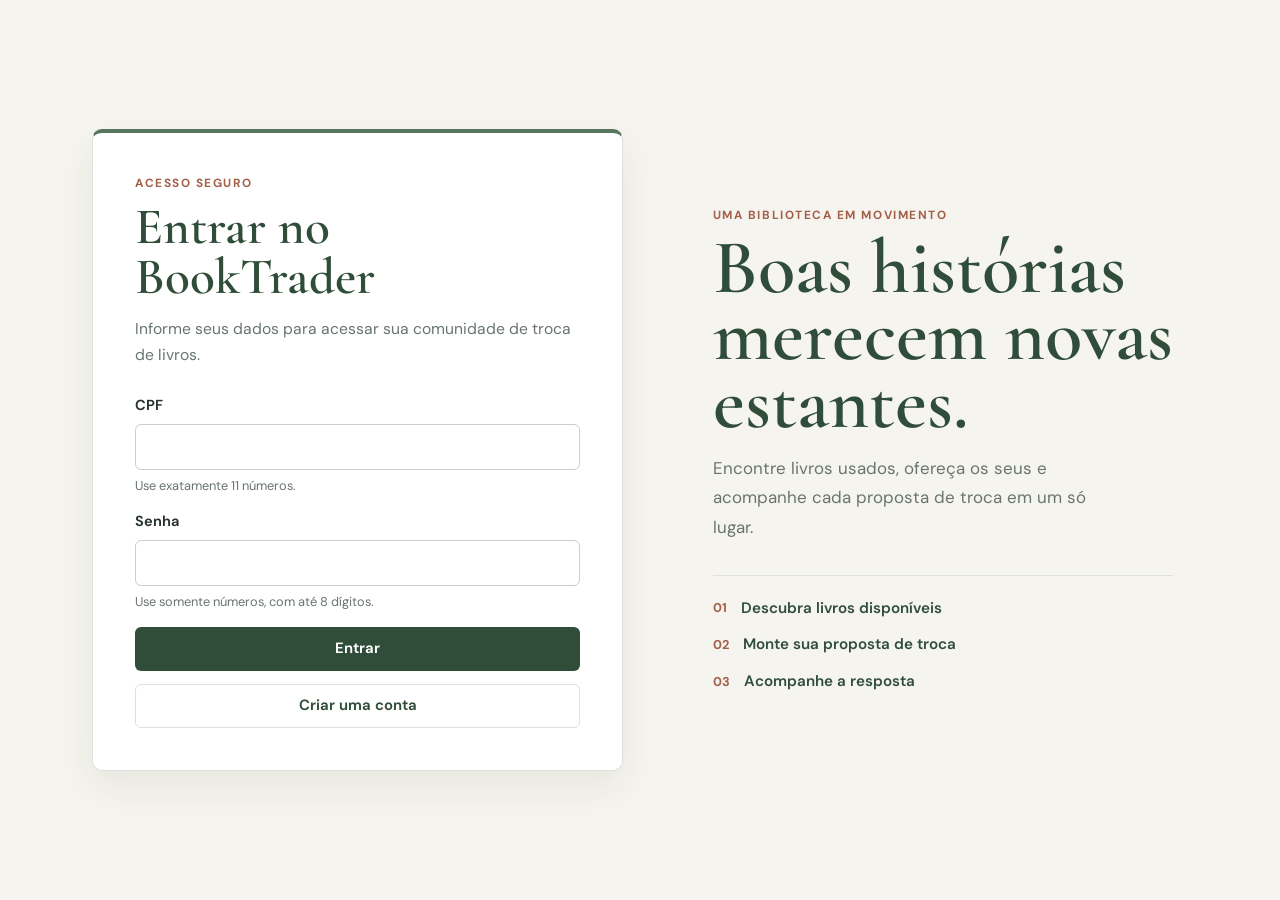
<file: FrontIA/index.html>
<!doctype html>
<html lang="pt-BR">
<head>
    <meta charset="utf-8">
    <meta name="viewport" content="width=device-width, initial-scale=1">
    <title>Entrar | BookTrader</title>
    <link rel="stylesheet" href="css/style.css">
</head>
<body>
<main class="page auth-layout">
    <section class="login-panel" aria-labelledby="login-heading">
        <header class="page-header">
            <p class="eyebrow">Acesso seguro</p>
            <h1 id="login-heading">Entrar no BookTrader</h1>
            <p class="intro" id="page-intro">Informe seus dados para acessar sua comunidade de troca de livros.</p>
        </header>

        <form id="loginForm" novalidate>
            <div class="form-field">
                <label for="cpf">CPF</label>
                <input id="cpf" name="cpf" type="text" inputmode="numeric" autocomplete="username"
                       minlength="11" maxlength="11" pattern="[0-9]{11}" aria-describedby="cpfAjuda" required>
                <small class="field-help" id="cpfAjuda">Use exatamente 11 números.</small>
            </div>

            <div class="form-field">
                <label for="senha">Senha</label>
                <input id="senha" name="senha" type="password" inputmode="numeric" autocomplete="current-password"
                       minlength="1" maxlength="8" pattern="[0-9]{1,8}" aria-describedby="senhaAjuda" required>
                <small class="field-help" id="senhaAjuda">Use somente números, com até 8 dígitos.</small>
            </div>
            <button id="submit-button" type="submit">Entrar</button>
            <p id="feedback" class="message" role="status" aria-live="polite"></p>
        </form>

        <button id="mostrarCadastro" class="button-secondary" type="button">Criar uma conta</button>

        <form id="cadastroForm" novalidate hidden>
            <div class="form-field">
                <label for="novoNome">Nome:</label>
                <input id="novoNome" name="nome" type="text" autocomplete="name" required>
            </div>

            <div class="form-field">
                <label for="novoCpf">CPF:</label>
                <input id="novoCpf" name="cpf" type="text" inputmode="numeric" autocomplete="username"
                       minlength="11" maxlength="11" pattern="[0-9]{11}" aria-describedby="novoCpfAjuda" required>
                <small class="field-help" id="novoCpfAjuda">Use exatamente 11 números.</small>
            </div>

            <div class="form-field">
                <label for="novaDataNascimento">Data de nascimento:</label>
                <input id="novaDataNascimento" name="dataNascimento" type="date" required>
            </div>

            <div class="form-field">
                <label for="novaSenha">Senha:</label>
                <input id="novaSenha" name="senha" type="password" inputmode="numeric" autocomplete="new-password"
                       minlength="1" maxlength="8" pattern="[0-9]{1,8}" aria-describedby="novaSenhaAjuda" required>
                <small class="field-help" id="novaSenhaAjuda">Use somente números, com até 8 dígitos.</small>
            </div>

            <button type="submit">Cadastrar</button>
            <button id="voltarLogin" type="button">Voltar para entrar</button>
        </form>
    </section>

    <aside class="auth-story" aria-label="Sobre o BookTrader">
        <p class="eyebrow">Uma biblioteca em movimento</p>
        <h2>Boas histórias merecem novas estantes.</h2>
        <p>Encontre livros usados, ofereça os seus e acompanhe cada proposta de troca em um só lugar.</p>
        <ol class="auth-steps">
            <li><span>01</span> Descubra livros disponíveis</li>
            <li><span>02</span> Monte sua proposta de troca</li>
            <li><span>03</span> Acompanhe a resposta</li>
        </ol>
    </aside>
</main>
<script src="js/ui.js"></script>
<script src="js/api.js"></script>
<script src="js/main.js"></script>
</body>
</html>
</file>
<file: FrontIA/css/style.css>
@import url('https://fonts.googleapis.com/css2?family=Cormorant+Garamond:wght@500;600;700&family=DM+Sans:wght@400;500;600;700&display=swap');

:root {
    color-scheme: light;
    --ink: #26332c;
    --muted: #69756e;
    --paper: #f5f4ee;
    --surface: #fff;
    --surface-soft: #edf1e9;
    --line: #dce2da;
    --green: #58765e;
    --green-dark: #304d3a;
    --green-light: #e8eee6;
    --terracotta: #a45f49;
    --terracotta-light: #f6e8e2;
    --gold: #8d744c;
    --gold-light: #f3eddf;
    --success-ink: #315b3d;
    --success-bg: #e8f1e8;
    --error-ink: #914b3e;
    --error-bg: #f7e9e5;
    --shadow: 0 16px 38px rgba(38, 51, 44, 0.07);
    --font-body: 'DM Sans', 'Segoe UI', sans-serif;
    --font-display: 'Cormorant Garamond', Georgia, serif;
}

* {
    box-sizing: border-box;
}

html {
    min-width: 320px;
    scroll-behavior: smooth;
}

body {
    min-width: 320px;
    min-height: 100vh;
    margin: 0;
    color: var(--ink);
    background: var(--paper);
    font-family: var(--font-body);
    line-height: 1.5;
}

button,
input,
select,
textarea {
    font: inherit;
}

button {
    display: inline-flex;
    min-height: 44px;
    align-items: center;
    justify-content: center;
    padding: 10px 17px;
    border: 1px solid transparent;
    border-radius: 6px;
    color: #fff;
    background: var(--green-dark);
    font-size: 0.93rem;
    font-weight: 650;
    line-height: 1.3;
    text-align: center;
    cursor: pointer;
    transition: background-color 150ms ease, border-color 150ms ease, box-shadow 150ms ease, transform 150ms ease;
}

button:hover:not(:disabled) {
    background: var(--green);
    box-shadow: 0 5px 13px rgba(48, 77, 58, 0.14);
    transform: translateY(-1px);
}

button:focus-visible,
input:focus-visible,
select:focus-visible,
textarea:focus-visible,
a:focus-visible {
    outline: 3px solid rgba(164, 95, 73, 0.34);
    outline-offset: 3px;
}

button:disabled {
    opacity: 0.58;
    cursor: not-allowed;
}

input:not([type='checkbox']),
select,
textarea {
    width: 100%;
    min-height: 46px;
    padding: 10px 12px;
    border: 1px solid #c9d1c9;
    border-radius: 6px;
    color: var(--ink);
    background: var(--surface);
    font-size: 0.96rem;
    transition: border-color 150ms ease, box-shadow 150ms ease;
}

input:not([type='checkbox']):focus,
select:focus,
textarea:focus {
    border-color: var(--green);
    box-shadow: 0 0 0 3px rgba(88, 118, 94, 0.12);
    outline: 0;
}

input::placeholder,
textarea::placeholder {
    color: #929b93;
}

textarea {
    min-height: 120px;
    resize: vertical;
}

label {
    color: var(--ink);
    font-size: 0.91rem;
    font-weight: 650;
}

h1,
h2,
h3 {
    margin-top: 0;
    color: var(--green-dark);
    font-family: var(--font-display);
    font-weight: 600;
}

p {
    overflow-wrap: anywhere;
}

[hidden] {
    display: none !important;
}

.eyebrow {
    margin: 0 0 9px;
    color: var(--terracotta);
    font-size: 0.74rem;
    font-weight: 700;
    letter-spacing: 0.13em;
    text-transform: uppercase;
}

.button-secondary,
button.button-secondary {
    border-color: var(--line);
    color: var(--green-dark);
    background: var(--surface);
}

.button-secondary:hover:not(:disabled),
button.button-secondary:hover:not(:disabled) {
    border-color: var(--green);
    color: #fff;
    background: var(--green);
}

.button-danger,
button.button-danger {
    color: var(--error-ink);
    background: var(--error-bg);
}

.button-danger:hover:not(:disabled),
button.button-danger:hover:not(:disabled) {
    color: #fff;
    background: var(--error-ink);
}

.message {
    margin: 0;
    padding: 0;
    border-radius: 6px;
    font-size: 0.91rem;
    line-height: 1.5;
    overflow-wrap: anywhere;
}

.message:empty {
    display: none;
}

.message.success,
.message.error {
    padding: 11px 13px;
}

.message.success {
    color: var(--success-ink);
    background: var(--success-bg);
}

.message.error {
    color: var(--error-ink);
    background: var(--error-bg);
}

.message.info {
    padding: 11px 13px;
    color: var(--green-dark);
    background: var(--surface-soft);
}

.field-help {
    min-height: 1.3em;
    color: var(--muted);
    font-size: 0.8rem;
    line-height: 1.35;
}

.field-help.is-error {
    color: var(--error-ink);
}

.auth-layout {
    display: grid;
    grid-template-columns: minmax(0, 0.95fr) minmax(320px, 0.85fr);
    gap: clamp(42px, 7vw, 100px);
    width: min(100%, 1160px);
    min-height: 100vh;
    align-items: center;
    margin: 0 auto;
    padding: 52px 32px;
}

.login-panel {
    width: 100%;
    padding: clamp(26px, 4vw, 42px);
    border: 1px solid var(--line);
    border-top: 4px solid var(--green);
    border-radius: 10px;
    background: var(--surface);
    box-shadow: var(--shadow);
}

.page-header {
    margin-bottom: 27px;
}

.page-header h1 {
    margin: 0;
    font-size: clamp(2.4rem, 4vw, 3.35rem);
    line-height: 0.98;
}

.intro {
    margin: 14px 0 0;
    color: var(--muted);
    font-size: 0.98rem;
    line-height: 1.65;
}

.login-panel form:not([hidden]) {
    display: grid;
    gap: 17px;
}

.form-field {
    display: grid;
    gap: 7px;
    min-width: 0;
}

.login-panel form button,
.login-panel > button {
    width: 100%;
}

.login-panel > button {
    margin-top: 13px;
}

.auth-story {
    max-width: 460px;
    padding: 18px 0;
}

.auth-story h2 {
    max-width: 460px;
    margin: 0 0 17px;
    font-size: clamp(3.4rem, 6vw, 5.2rem);
    line-height: 0.88;
}

.auth-story > p:not(.eyebrow) {
    max-width: 410px;
    margin: 0;
    color: var(--muted);
    font-size: 1.06rem;
    line-height: 1.75;
}

.auth-steps {
    display: grid;
    gap: 14px;
    margin: 32px 0 0;
    padding: 21px 0 0;
    border-top: 1px solid var(--line);
    list-style: none;
}

.auth-steps li {
    display: flex;
    align-items: center;
    gap: 14px;
    color: var(--green-dark);
    font-size: 0.95rem;
    font-weight: 600;
}

.auth-steps span,
.step-number {
    color: var(--terracotta);
    font-size: 0.8rem;
    font-weight: 700;
}

.dashboard {
    display: grid;
    grid-template-columns: 264px minmax(0, 1fr);
    min-height: 100vh;
}

.sidebar {
    position: sticky;
    top: 0;
    display: flex;
    height: 100vh;
    min-height: 520px;
    flex-direction: column;
    padding: 31px 21px 22px;
    color: #fff;
    background: var(--green-dark);
}

.brand {
    display: inline-block;
    color: #fff;
    font-family: var(--font-display);
    font-size: 2.45rem;
    font-weight: 700;
    line-height: 1;
    text-decoration: none;
}

.sidebar-caption {
    max-width: 190px;
    margin: 10px 0 38px;
    color: rgba(255, 255, 255, 0.7);
    font-size: 0.84rem;
    line-height: 1.55;
}

.sidebar nav {
    display: grid;
    gap: 7px;
}

.sidebar .nav-item {
    width: 100%;
    min-height: 46px;
    justify-content: flex-start;
    padding: 10px 13px;
    border-left: 3px solid transparent;
    border-radius: 5px;
    color: rgba(255, 255, 255, 0.8);
    background: transparent;
    font-weight: 550;
    text-align: left;
}

.sidebar .nav-item:hover,
.sidebar .nav-item.active {
    border-left-color: #d8c6a9;
    color: #fff;
    background: rgba(255, 255, 255, 0.11);
    box-shadow: none;
    transform: none;
}

.sidebar-account {
    display: grid;
    gap: 10px;
    margin-top: auto;
    padding-top: 20px;
}

.sidebar-user {
    margin: 0;
    color: #fff;
    font-size: 0.92rem;
    font-weight: 650;
    overflow-wrap: anywhere;
}

.sidebar .logout-btn {
    width: 100%;
    min-height: 42px;
    border-color: rgba(255, 255, 255, 0.28);
    color: #fff;
    background: transparent;
}

.sidebar .logout-btn:hover:not(:disabled) {
    background: rgba(255, 255, 255, 0.12);
    box-shadow: none;
}

.dashboard-content {
    min-width: 0;
    padding: 34px clamp(22px, 4.5vw, 64px) 56px;
}

.dashboard-header {
    max-width: 1200px;
    margin: 0 auto 24px;
    padding-bottom: 17px;
    border-bottom: 1px solid var(--line);
}

.dashboard-header .eyebrow {
    margin-bottom: 3px;
}

.dashboard-header h2 {
    margin: 0;
    font-size: clamp(2.2rem, 3.5vw, 2.9rem);
    line-height: 1;
}

#pageContent {
    display: grid;
    grid-template-columns: repeat(2, minmax(0, 1fr));
    gap: 16px;
    max-width: 1200px;
    margin: 0 auto;
}

.panel {
    min-width: 0;
    padding: clamp(18px, 2.3vw, 25px);
    border: 1px solid var(--line);
    border-radius: 9px;
    background: var(--surface);
    box-shadow: 0 6px 19px rgba(38, 51, 44, 0.045);
}

#pageContent > .panel:first-child,
.library-toolbar,
.home-panel,
.empty-state,
.book-detail {
    grid-column: 1 / -1;
}

.panel h2 {
    margin: 0 0 13px;
    color: var(--green-dark);
    font-size: 1.85rem;
    line-height: 1.05;
}

.panel h3 {
    margin: 0 0 10px;
    color: var(--green-dark);
    font-size: 1.48rem;
    line-height: 1.12;
}

.panel p {
    margin: 0 0 12px;
    color: var(--muted);
    line-height: 1.6;
}

.panel p:last-child {
    margin-bottom: 0;
}

.home-panel {
    padding: clamp(25px, 5vw, 49px);
    background:
            radial-gradient(ellipse at 100% 0, rgba(237, 241, 233, 0.9), transparent 54%),
            var(--surface);
}

.home-panel h2 {
    max-width: 730px;
    margin-bottom: 15px;
    font-size: clamp(2.8rem, 5.3vw, 4.4rem);
    line-height: 0.92;
}

.home-panel > p:not(.eyebrow) {
    max-width: 620px;
    font-size: 1.04rem;
}

.home-actions,
.library-actions,
.filter-actions,
.book-detail-actions {
    display: flex;
    flex-wrap: wrap;
    align-items: center;
    gap: 9px;
}

.home-actions {
    margin-top: 23px;
}

.home-step {
    min-height: 160px;
    background: var(--surface-soft);
}

.home-step .step-number {
    display: inline-block;
    margin-bottom: 12px;
}

.home-step h3 {
    margin-bottom: 6px;
}

.home-step p {
    margin: 0;
}

.library-toolbar h2 {
    margin-bottom: 16px;
}

.library-actions {
    margin-bottom: 19px;
}

.library-actions .button-create {
    margin-left: auto;
}

#formFiltrosLivros {
    display: grid;
    grid-template-columns: repeat(3, minmax(0, 1fr));
    gap: 13px;
    align-items: end;
    padding-top: 17px;
    border-top: 1px solid var(--line);
}

.filter-field {
    display: grid;
    gap: 7px;
    min-width: 0;
}

.filter-actions {
    grid-column: 1 / -1;
}

.book-card {
    display: grid;
    grid-template-columns: 132px minmax(0, 1fr);
    gap: 19px;
    align-items: start;
}

.book-cover,
.detail-cover-frame {
    display: grid;
    overflow: hidden;
    aspect-ratio: 3 / 4;
    place-items: center;
    border: 1px solid rgba(48, 77, 58, 0.08);
    border-radius: 7px;
    background: var(--surface-soft);
}

.book-cover img,
.detail-cover {
    display: block;
    width: 100%;
    height: 100%;
    object-fit: contain;
    background: var(--surface-soft);
}

.cover-placeholder {
    display: grid;
    width: 100%;
    height: 100%;
    place-items: center;
    padding: 12px;
    color: var(--muted);
    font-family: var(--font-display);
    font-size: 1.15rem;
    text-align: center;
}

.book-info {
    min-width: 0;
}

.book-info .eyebrow {
    margin-bottom: 6px;
}

.book-info h3 {
    overflow-wrap: anywhere;
}

.book-info button {
    margin-top: 7px;
}

.book-detail h2 {
    margin-bottom: 20px;
}

.book-detail-layout {
    display: grid;
    grid-template-columns: minmax(150px, 220px) minmax(0, 1fr);
    gap: clamp(20px, 4vw, 40px);
    align-items: start;
}

.detail-cover-frame {
    width: 100%;
    max-height: 330px;
}

.book-detail-info {
    display: grid;
    gap: 10px;
}

.book-detail-info p {
    margin: 0;
}

.book-detail-actions {
    margin-top: 21px;
    padding-top: 17px;
    border-top: 1px solid var(--line);
}

.book-form {
    display: grid;
    gap: 9px;
    max-width: 760px;
}

.book-form label {
    margin-top: 5px;
}

.book-form button {
    justify-self: start;
    margin: 6px 8px 0 0;
}

#formOferta {
    display: grid;
    gap: 13px;
}

#formOferta > p {
    margin: 2px 0 0;
}

#formOferta label:has(input[type='checkbox']) {
    display: flex;
    min-width: 0;
    align-items: center;
    gap: 11px;
    padding: 11px 13px;
    border: 1px solid var(--line);
    border-radius: 6px;
    background: #fcfcfa;
    font-weight: 500;
    line-height: 1.45;
}

input[type='checkbox'] {
    flex: 0 0 18px;
    width: 18px;
    height: 18px;
    margin: 0;
    accent-color: var(--green);
}

#resumoOferta {
    padding: 16px;
    border: 1px solid var(--line);
    border-left: 4px solid var(--gold);
    border-radius: 6px;
    background: var(--paper);
}

#resumoOferta h3 {
    margin-bottom: 9px;
}

#resumoOferta p {
    margin: 0 0 7px;
}

.trade-card h3 {
    display: flex;
    flex-wrap: wrap;
    align-items: center;
    gap: 9px;
}

.trade-card > p strong {
    color: var(--ink);
}

.trade-card ul {
    display: grid;
    gap: 9px;
    margin: 0 0 15px;
    padding-left: 20px;
    color: var(--ink);
}

.trade-card li {
    padding-left: 2px;
    line-height: 1.5;
    overflow-wrap: anywhere;
}

.trade-card li label {
    display: flex;
    align-items: center;
    gap: 10px;
    font-weight: 500;
}

.trade-card button {
    margin: 4px 7px 0 0;
}

.status {
    display: inline-flex;
    min-height: 25px;
    align-items: center;
    padding: 4px 10px;
    border-radius: 999px;
    color: #5a5d54;
    background: var(--surface-soft);
    font-family: var(--font-body);
    font-size: 0.68rem;
    font-weight: 750;
    line-height: 1.15;
    text-transform: uppercase;
}

.status-pendente {
    color: #755e35;
    background: var(--gold-light);
}

.status-aceita,
.status-aceito {
    color: var(--success-ink);
    background: var(--success-bg);
}

.status-recusada,
.status-recusado {
    color: var(--error-ink);
    background: var(--error-bg);
}

.status-cancelada,
.status-cancelado {
    color: #666b63;
    background: #eceee9;
}

.empty-state {
    border-style: dashed;
    background: rgba(255, 255, 255, 0.72);
}

.empty-state p {
    margin: 0;
}

.app-modal {
    width: min(calc(100% - 28px), 500px);
    max-width: 500px;
    max-height: min(90vh, 720px);
    margin: auto;
    padding: 0;
    overflow: auto;
    border: 0;
    border-radius: 11px;
    color: var(--ink);
    background: transparent;
}

.app-modal::backdrop {
    background: rgba(24, 35, 29, 0.62);
    backdrop-filter: blur(3px);
}

.app-modal-card {
    display: grid;
    gap: 14px;
    padding: clamp(23px, 6vw, 36px);
    border: 1px solid var(--line);
    border-top: 4px solid var(--green);
    border-radius: 11px;
    background: var(--surface);
    box-shadow: 0 24px 70px rgba(20, 30, 25, 0.25);
}

.app-modal-icon {
    display: grid;
    width: 42px;
    height: 42px;
    place-items: center;
    margin: 0;
    border-radius: 50%;
    color: var(--success-ink);
    background: var(--success-bg);
    font-size: 1.3rem;
    font-weight: 750;
}

.app-modal-icon-error {
    color: var(--error-ink);
    background: var(--error-bg);
}

.app-modal-icon-confirm,
.app-modal-icon-reason {
    color: var(--gold);
    background: var(--gold-light);
}

.app-modal-card h2 {
    margin: 0;
    color: var(--green-dark);
    font-size: 2.05rem;
    line-height: 1.03;
}

.app-modal-card > p {
    margin: 0;
    line-height: 1.55;
    overflow-wrap: anywhere;
}

.app-modal-guidance {
    color: var(--muted);
}

.app-modal-card label {
    margin-bottom: -7px;
}

.app-modal-card textarea {
    min-height: 116px;
}

.app-modal-validation {
    color: var(--error-ink);
    font-size: 0.88rem;
}

.app-modal-actions {
    display: flex;
    flex-wrap: wrap;
    justify-content: flex-end;
    gap: 9px;
    margin-top: 5px;
}

.app-modal-actions button {
    min-width: 112px;
}

.app-modal-actions [hidden],
.app-modal-card [hidden] {
    display: none !important;
}

@media (max-width: 900px) {
    .auth-layout {
        grid-template-columns: minmax(0, 1fr) minmax(290px, 0.9fr);
        gap: 35px;
        padding-right: 24px;
        padding-left: 24px;
    }

    .dashboard {
        grid-template-columns: 230px minmax(0, 1fr);
    }

    .sidebar {
        padding-right: 17px;
        padding-left: 17px;
    }

    .dashboard-content {
        padding-right: 25px;
        padding-left: 25px;
    }

    .book-card {
        grid-template-columns: 112px minmax(0, 1fr);
        gap: 15px;
    }
}

@media (max-width: 760px) {
    .auth-layout {
        grid-template-columns: minmax(0, 1fr);
        gap: 25px;
        max-width: 620px;
        padding: 30px 20px;
    }

    .auth-story {
        max-width: none;
        padding: 4px 3px;
    }

    .auth-story h2 {
        max-width: 600px;
        font-size: clamp(3rem, 10vw, 4.1rem);
    }

    .auth-steps {
        grid-template-columns: 1fr;
        gap: 10px;
        margin-top: 22px;
        padding-top: 16px;
    }

    .dashboard {
        grid-template-columns: minmax(0, 1fr);
    }

    .sidebar {
        position: static;
        height: auto;
        min-height: auto;
        padding: 19px 20px;
    }

    .brand {
        font-size: 2.2rem;
    }

    .sidebar-caption {
        max-width: none;
        margin: 4px 0 15px;
    }

    .sidebar nav {
        grid-template-columns: repeat(4, minmax(0, 1fr));
    }

    .sidebar .nav-item {
        justify-content: center;
        padding: 9px 8px;
        border: 0;
        text-align: center;
    }

    .sidebar .nav-item:hover,
    .sidebar .nav-item.active {
        box-shadow: inset 0 -2px #d8c6a9;
    }

    .sidebar-account {
        grid-template-columns: minmax(0, 1fr) auto;
        align-items: center;
        margin-top: 12px;
        padding-top: 12px;
        border-top: 1px solid rgba(255, 255, 255, 0.16);
    }

    .sidebar .logout-btn {
        width: auto;
        min-width: 100px;
    }

    .dashboard-content {
        padding: 25px 20px 38px;
    }

    #pageContent {
        grid-template-columns: minmax(0, 1fr);
        gap: 13px;
    }

    #pageContent > .panel,
    .library-toolbar,
    .home-panel,
    .empty-state,
    .book-detail {
        grid-column: 1;
    }

    #formFiltrosLivros {
        grid-template-columns: repeat(2, minmax(0, 1fr));
    }

    .filter-actions {
        grid-column: 1 / -1;
    }

    .library-actions .button-create {
        margin-left: 0;
    }
}

@media (max-width: 520px) {
    .auth-layout {
        gap: 20px;
        padding: 20px 14px;
    }

    .login-panel {
        padding: 25px 20px;
    }

    .page-header {
        margin-bottom: 22px;
    }

    .auth-story h2 {
        font-size: 3rem;
    }

    .sidebar {
        padding: 17px 14px;
    }

    .sidebar nav {
        grid-template-columns: repeat(2, minmax(0, 1fr));
    }

    .sidebar .nav-item {
        justify-content: flex-start;
        text-align: left;
    }

    .dashboard-content {
        padding: 22px 13px 30px;
    }

    .dashboard-header h2 {
        font-size: 2.2rem;
    }

    .panel {
        padding: 18px;
    }

    .home-panel {
        padding: 25px 20px;
    }

    .home-panel h2 {
        font-size: 2.9rem;
    }

    .home-step {
        min-height: auto;
    }

    #formFiltrosLivros {
        grid-template-columns: minmax(0, 1fr);
    }

    .filter-actions {
        grid-column: 1;
    }

    .book-card {
        grid-template-columns: 90px minmax(0, 1fr);
        gap: 13px;
        padding: 14px;
    }

    .book-detail-layout {
        grid-template-columns: minmax(0, 1fr);
        gap: 17px;
    }

    .detail-cover-frame {
        width: min(100%, 190px);
        max-height: none;
    }

    .home-actions,
    .library-actions,
    .filter-actions,
    .book-detail-actions {
        align-items: stretch;
        flex-direction: column;
    }

    .home-actions button,
    .library-actions button,
    .filter-actions button,
    .book-detail-actions button {
        width: 100%;
    }

    .app-modal-actions {
        flex-direction: column-reverse;
    }

    .app-modal-actions button {
        width: 100%;
    }
}

@media (max-width: 360px) {
    .book-card {
        grid-template-columns: minmax(0, 1fr);
    }

    .book-cover {
        width: min(100%, 155px);
    }

    .sidebar-account {
        grid-template-columns: minmax(0, 1fr);
    }

    .sidebar .logout-btn {
        width: 100%;
    }
}

@media (prefers-reduced-motion: reduce) {
    *,
    *::before,
    *::after {
        scroll-behavior: auto !important;
        transition-duration: 0.01ms !important;
        animation-duration: 0.01ms !important;
    }
}
</file>
